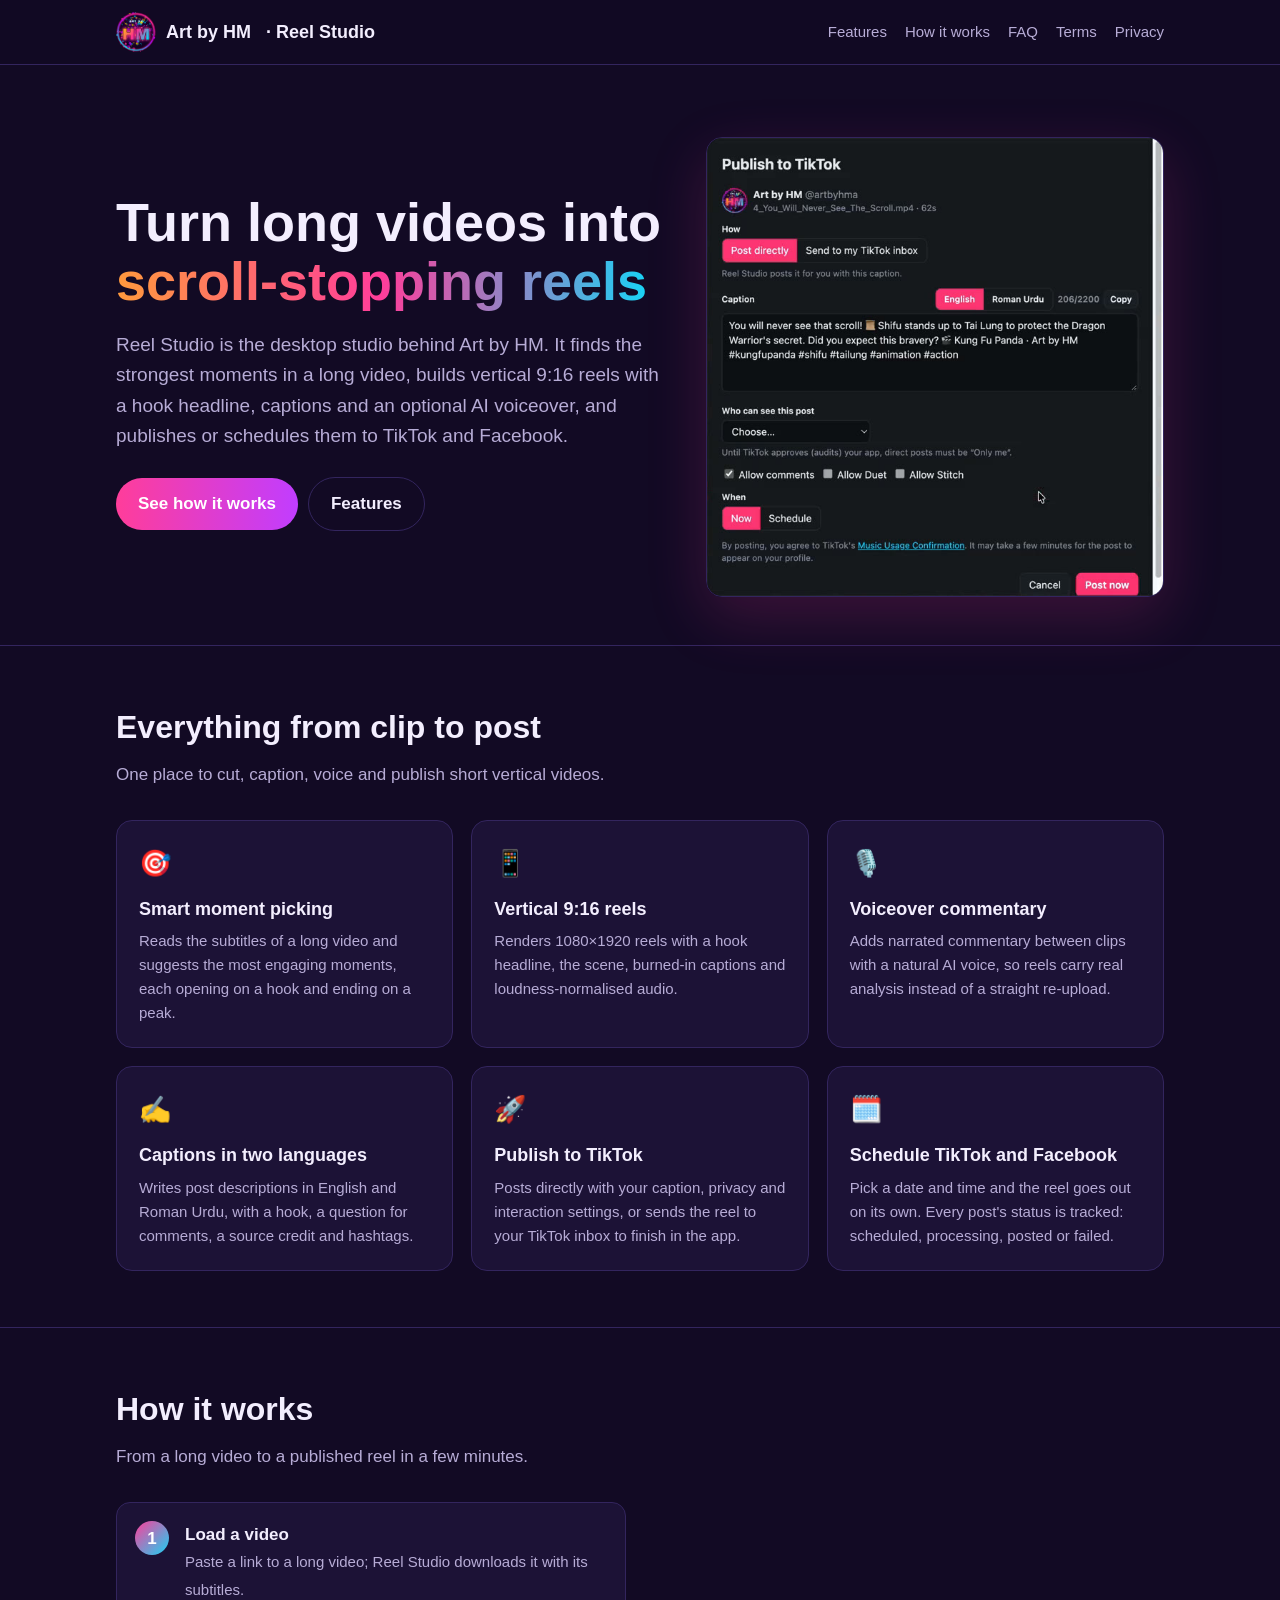
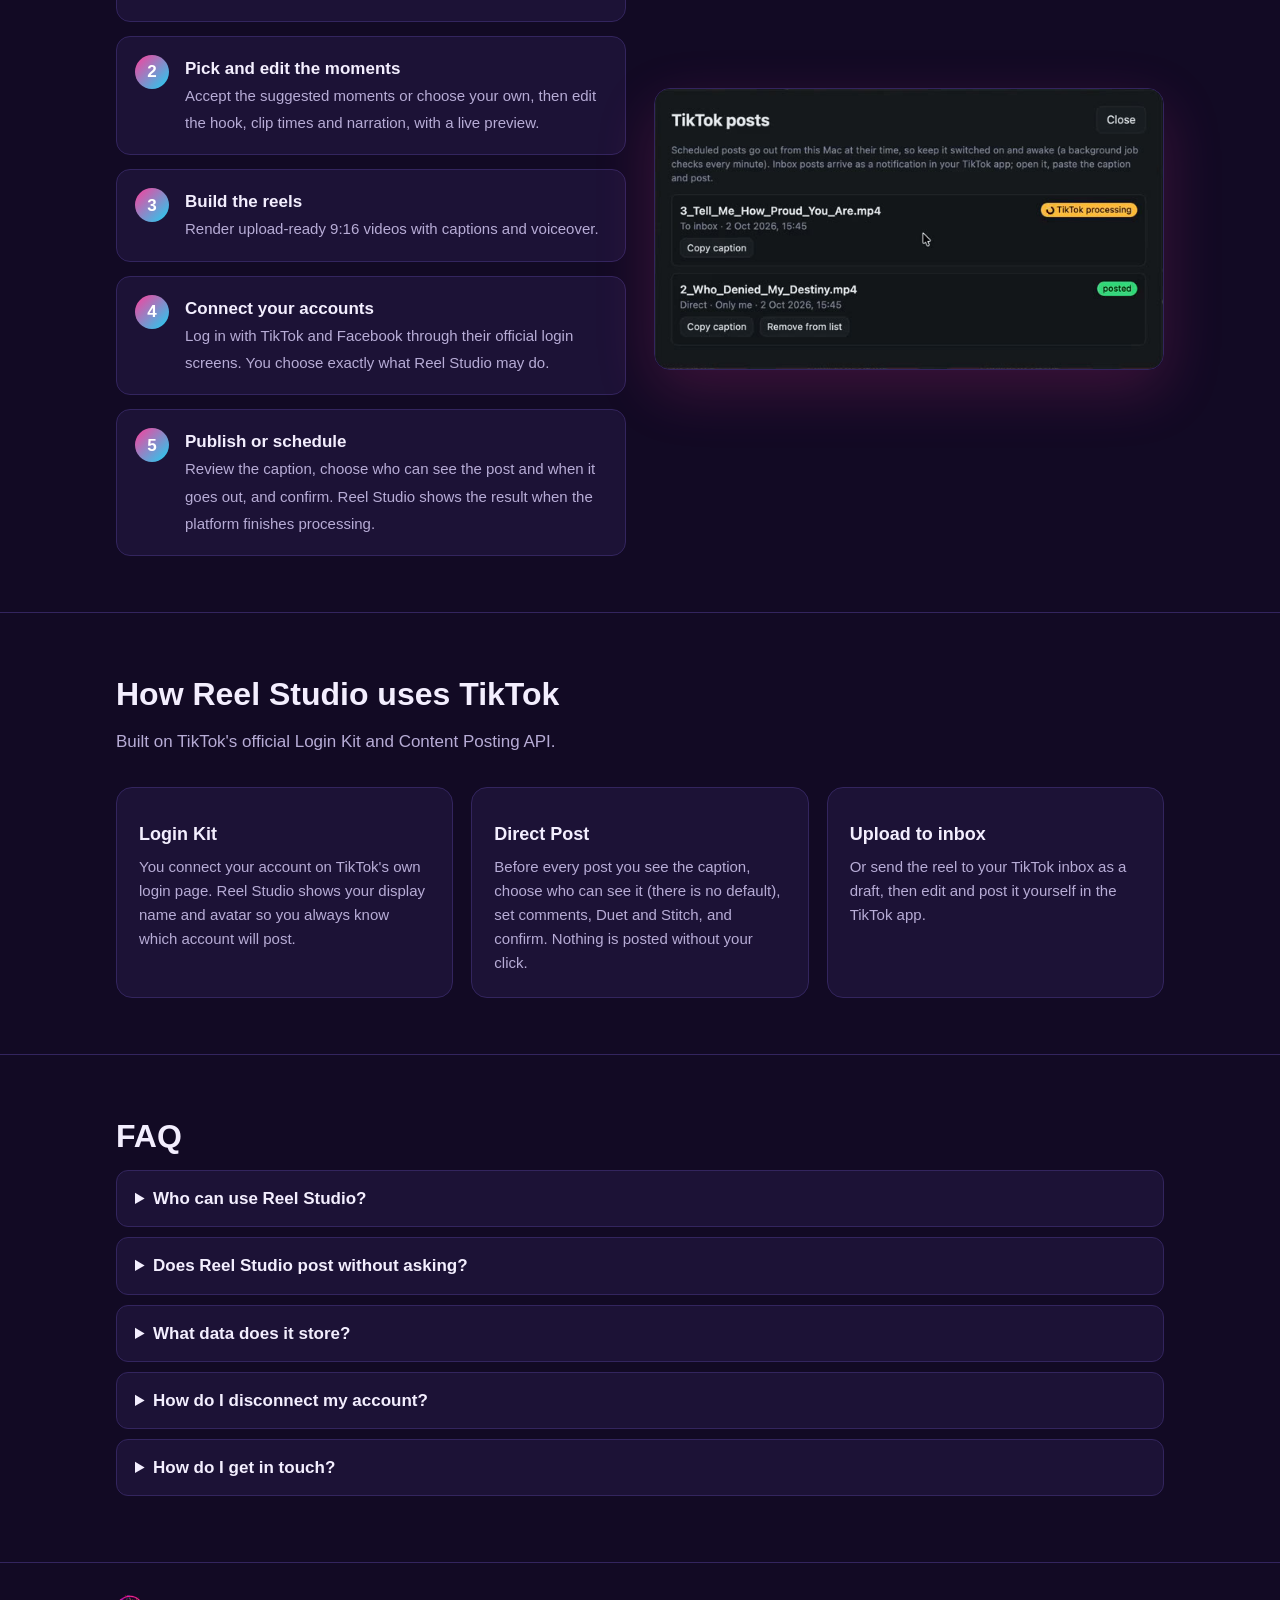
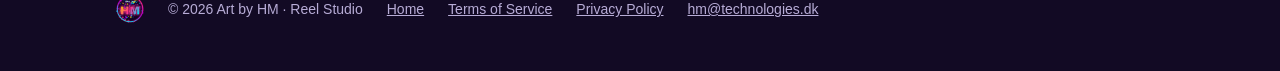
<file: index.html>
<!doctype html>
<html lang="en">
<head>
<meta charset="utf-8">
<meta name="viewport" content="width=device-width, initial-scale=1">
<title>Reel Studio by Art by HM</title>
<meta name="description" content="Reel Studio by Art by HM: turn long videos into vertical reels with captions and voiceover, then publish or schedule them to TikTok and Facebook.">
<link rel="icon" href="assets/favicon.ico" sizes="32x32">
<link rel="icon" type="image/png" href="assets/icon-192.png" sizes="192x192">
<link rel="apple-touch-icon" href="assets/icon-180.png">
<meta property="og:image" content="https://hammad-embrace.github.io/reelstudio/assets/icon-512.png">
<link rel="stylesheet" href="assets/style.css">
</head>
<body>
<header class="top"><div class="wrap">
  <a class="brand" href="./"><img src="assets/icon-192.png" alt="Art by HM logo">Art by HM<span class="long">&nbsp;· Reel Studio</span></a>
  <nav><a class="opt" href="./#features">Features</a><a class="opt" href="./#how">How it works</a><a class="opt" href="./#faq">FAQ</a><a href="terms.html">Terms</a><a href="privacy.html">Privacy</a></nav>
</div></header>
<main>
<div class="wrap hero">
  <div>
    <h1>Turn long videos into <span class="grad">scroll-stopping reels</span></h1>
    <p class="lead">Reel Studio is the desktop studio behind Art by HM. It finds the strongest moments in a long video, builds vertical 9:16 reels
      with a hook headline, captions and an optional AI voiceover, and publishes or schedules them to TikTok and Facebook.</p>
    <a class="btn main" href="#how">See how it works</a><a class="btn ghost" href="#features">Features</a>
  </div>
  <img class="shot" src="assets/shot-publish.jpg" alt="Reel Studio's Publish to TikTok screen: account, caption, privacy, interaction settings and schedule">
</div>

<section id="features"><div class="wrap">
  <h2>Everything from clip to post</h2>
  <p class="sub">One place to cut, caption, voice and publish short vertical videos.</p>
  <div class="grid">
    <div class="card"><div class="ico">🎯</div><h3>Smart moment picking</h3><p>Reads the subtitles of a long video and suggests the most engaging moments, each opening on a hook and ending on a peak.</p></div>
    <div class="card"><div class="ico">📱</div><h3>Vertical 9:16 reels</h3><p>Renders 1080×1920 reels with a hook headline, the scene, burned-in captions and loudness-normalised audio.</p></div>
    <div class="card"><div class="ico">🎙️</div><h3>Voiceover commentary</h3><p>Adds narrated commentary between clips with a natural AI voice, so reels carry real analysis instead of a straight re-upload.</p></div>
    <div class="card"><div class="ico">✍️</div><h3>Captions in two languages</h3><p>Writes post descriptions in English and Roman Urdu, with a hook, a question for comments, a source credit and hashtags.</p></div>
    <div class="card"><div class="ico">🚀</div><h3>Publish to TikTok</h3><p>Posts directly with your caption, privacy and interaction settings, or sends the reel to your TikTok inbox to finish in the app.</p></div>
    <div class="card"><div class="ico">🗓️</div><h3>Schedule TikTok and Facebook</h3><p>Pick a date and time and the reel goes out on its own. Every post's status is tracked: scheduled, processing, posted or failed.</p></div>
  </div>
</div></section>

<section id="how"><div class="wrap">
  <h2>How it works</h2>
  <p class="sub">From a long video to a published reel in a few minutes.</p>
  <div class="two">
    <div class="steps">
      <div class="step"><div><b>Load a video</b><span>Paste a link to a long video; Reel Studio downloads it with its subtitles.</span></div></div>
      <div class="step"><div><b>Pick and edit the moments</b><span>Accept the suggested moments or choose your own, then edit the hook, clip times and narration, with a live preview.</span></div></div>
      <div class="step"><div><b>Build the reels</b><span>Render upload-ready 9:16 videos with captions and voiceover.</span></div></div>
      <div class="step"><div><b>Connect your accounts</b><span>Log in with TikTok and Facebook through their official login screens. You choose exactly what Reel Studio may do.</span></div></div>
      <div class="step"><div><b>Publish or schedule</b><span>Review the caption, choose who can see the post and when it goes out, and confirm. Reel Studio shows the result when the platform finishes processing.</span></div></div>
    </div>
    <img class="shot" src="assets/shot-posts.jpg" alt="Reel Studio's post list showing a TikTok inbox upload processing and a direct post marked posted">
  </div>
</div></section>

<section id="tiktok"><div class="wrap">
  <h2>How Reel Studio uses TikTok</h2>
  <p class="sub">Built on TikTok's official Login Kit and Content Posting API.</p>
  <div class="grid">
    <div class="card"><h3>Login Kit</h3><p>You connect your account on TikTok's own login page. Reel Studio shows your display name and avatar so you always know which account will post.</p></div>
    <div class="card"><h3>Direct Post</h3><p>Before every post you see the caption, choose who can see it (there is no default), set comments, Duet and Stitch, and confirm. Nothing is posted without your click.</p></div>
    <div class="card"><h3>Upload to inbox</h3><p>Or send the reel to your TikTok inbox as a draft, then edit and post it yourself in the TikTok app.</p></div>
  </div>
</div></section>

<section id="faq"><div class="wrap">
  <h2>FAQ</h2>
  <details><summary>Who can use Reel Studio?</summary><p>Reel Studio is made and used by Art by HM. It runs on the creator's own computer, and every account it posts to is connected by its owner through the platform's official login.</p></details>
  <details><summary>Does Reel Studio post without asking?</summary><p>No. A post goes out only when you click “Post now” or set a schedule yourself, and scheduled posts can be cancelled at any time before they go out.</p></details>
  <details><summary>What data does it store?</summary><p>Only the login tokens the platforms issue and the posting status, stored on the creator's computer. Nothing is sold or shared. See the <a href="privacy.html">Privacy Policy</a>.</p></details>
  <details><summary>How do I disconnect my account?</summary><p>Use “Disconnect” in Reel Studio's settings, or remove the app in TikTok under Settings and privacy → Security → Manage app permissions.</p></details>
  <details><summary>How do I get in touch?</summary><p>Email <a href="mailto:hm@technologies.dk">hm@technologies.dk</a>.</p></details>
</div></section>
</main>
<footer><div class="wrap">
  <img src="assets/icon-192.png" alt=""><span>© 2026 Art by HM · Reel Studio</span>
  <a href="./">Home</a><a href="terms.html">Terms of Service</a><a href="privacy.html">Privacy Policy</a><a href="mailto:hm@technologies.dk">hm@technologies.dk</a>
</div></footer>
</body>
</html>
</file>
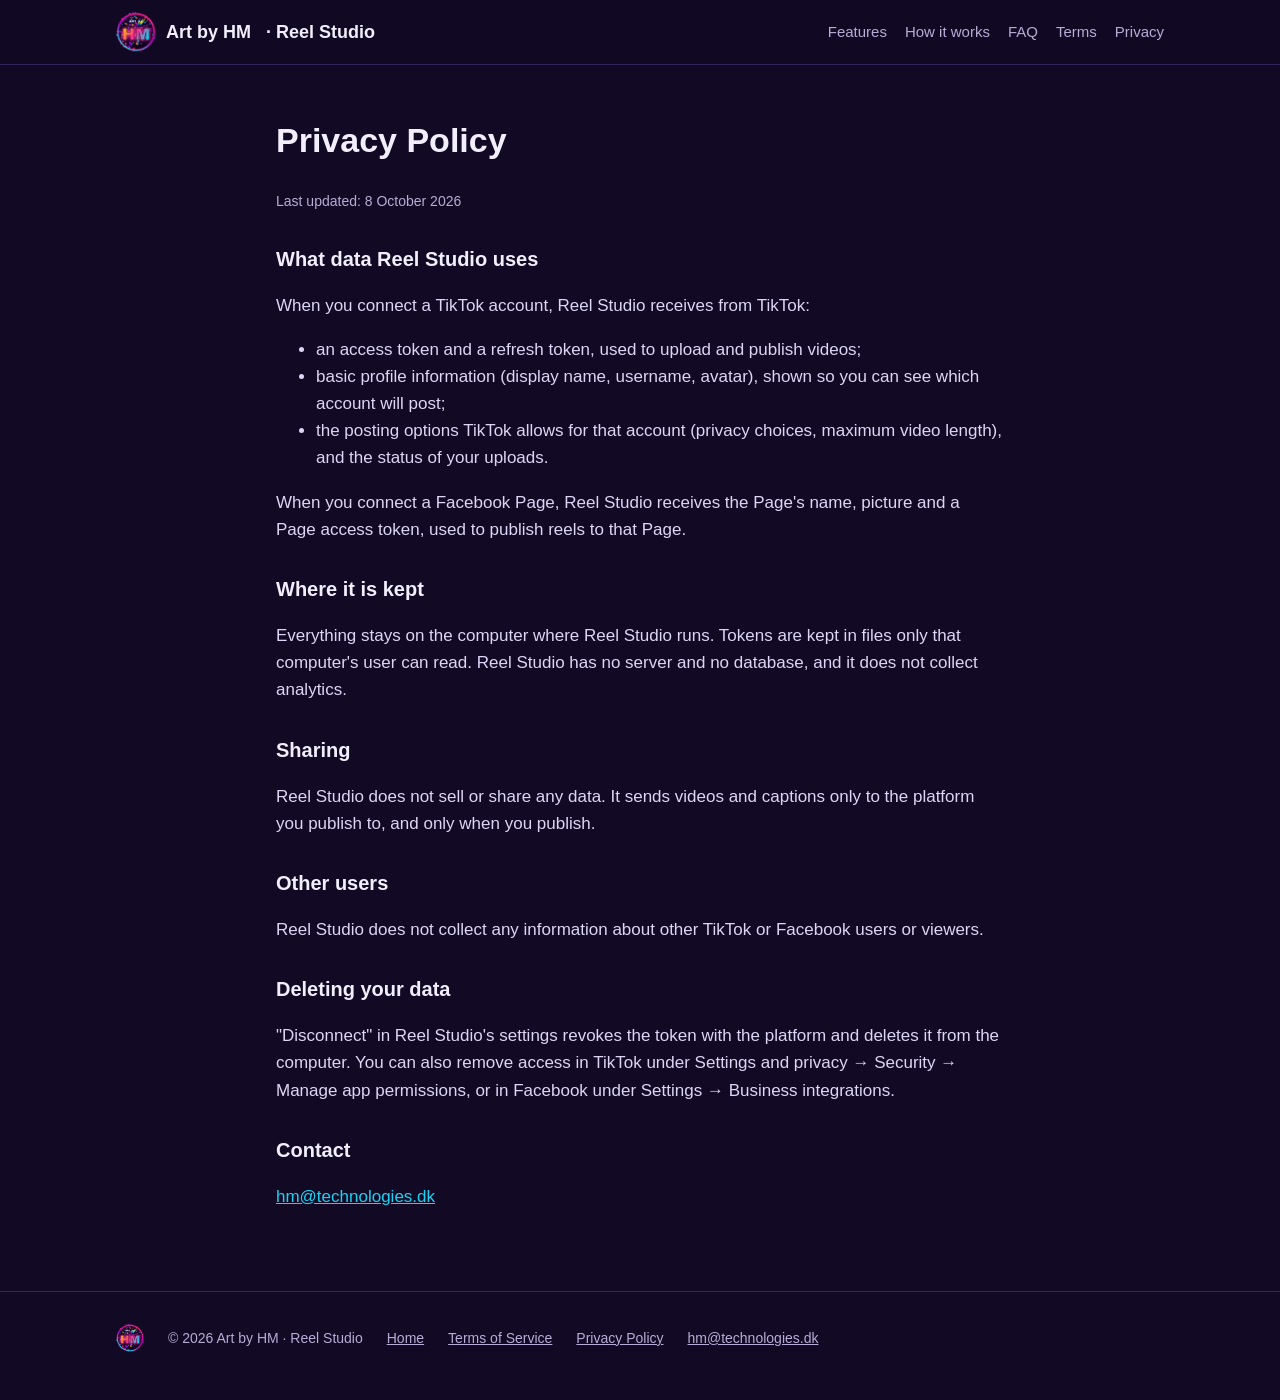
<file: privacy.html>
<!doctype html>
<html lang="en">
<head>
<meta charset="utf-8">
<meta name="viewport" content="width=device-width, initial-scale=1">
<title>Privacy Policy · Reel Studio</title>
<meta name="description" content="Reel Studio by Art by HM: turn long videos into vertical reels with captions and voiceover, then publish or schedule them to TikTok and Facebook.">
<link rel="icon" href="assets/favicon.ico" sizes="32x32">
<link rel="icon" type="image/png" href="assets/icon-192.png" sizes="192x192">
<link rel="apple-touch-icon" href="assets/icon-180.png">
<meta property="og:image" content="https://hammad-embrace.github.io/reelstudio/assets/icon-512.png">
<link rel="stylesheet" href="assets/style.css">
</head>
<body>
<header class="top"><div class="wrap">
  <a class="brand" href="./"><img src="assets/icon-192.png" alt="Art by HM logo">Art by HM<span class="long">&nbsp;· Reel Studio</span></a>
  <nav><a class="opt" href="./#features">Features</a><a class="opt" href="./#how">How it works</a><a class="opt" href="./#faq">FAQ</a><a href="terms.html">Terms</a><a href="privacy.html">Privacy</a></nav>
</div></header>
<main class="wrap doc">
<h1>Privacy Policy</h1>
<p class="muted">Last updated: 8 October 2026</p>
<h2>What data Reel Studio uses</h2>
<p>When you connect a TikTok account, Reel Studio receives from TikTok:</p>
<ul><li>an access token and a refresh token, used to upload and publish videos;</li>
<li>basic profile information (display name, username, avatar), shown so you can see which account will post;</li>
<li>the posting options TikTok allows for that account (privacy choices, maximum video length), and the status of your uploads.</li></ul>
<p>When you connect a Facebook Page, Reel Studio receives the Page's name, picture and a Page access token, used to publish reels to that Page.</p>
<h2>Where it is kept</h2>
<p>Everything stays on the computer where Reel Studio runs. Tokens are kept in files only that computer's user can read.
Reel Studio has no server and no database, and it does not collect analytics.</p>
<h2>Sharing</h2>
<p>Reel Studio does not sell or share any data. It sends videos and captions only to the platform you publish to, and only when you publish.</p>
<h2>Other users</h2>
<p>Reel Studio does not collect any information about other TikTok or Facebook users or viewers.</p>
<h2>Deleting your data</h2>
<p>"Disconnect" in Reel Studio's settings revokes the token with the platform and deletes it from the computer. You can also remove access
in TikTok under Settings and privacy → Security → Manage app permissions, or in Facebook under Settings → Business integrations.</p>
<h2>Contact</h2>
<p><a href="mailto:hm@technologies.dk">hm@technologies.dk</a></p>
</main>
<footer><div class="wrap">
  <img src="assets/icon-192.png" alt=""><span>© 2026 Art by HM · Reel Studio</span>
  <a href="./">Home</a><a href="terms.html">Terms of Service</a><a href="privacy.html">Privacy Policy</a><a href="mailto:hm@technologies.dk">hm@technologies.dk</a>
</div></footer>
</body>
</html>
</file>
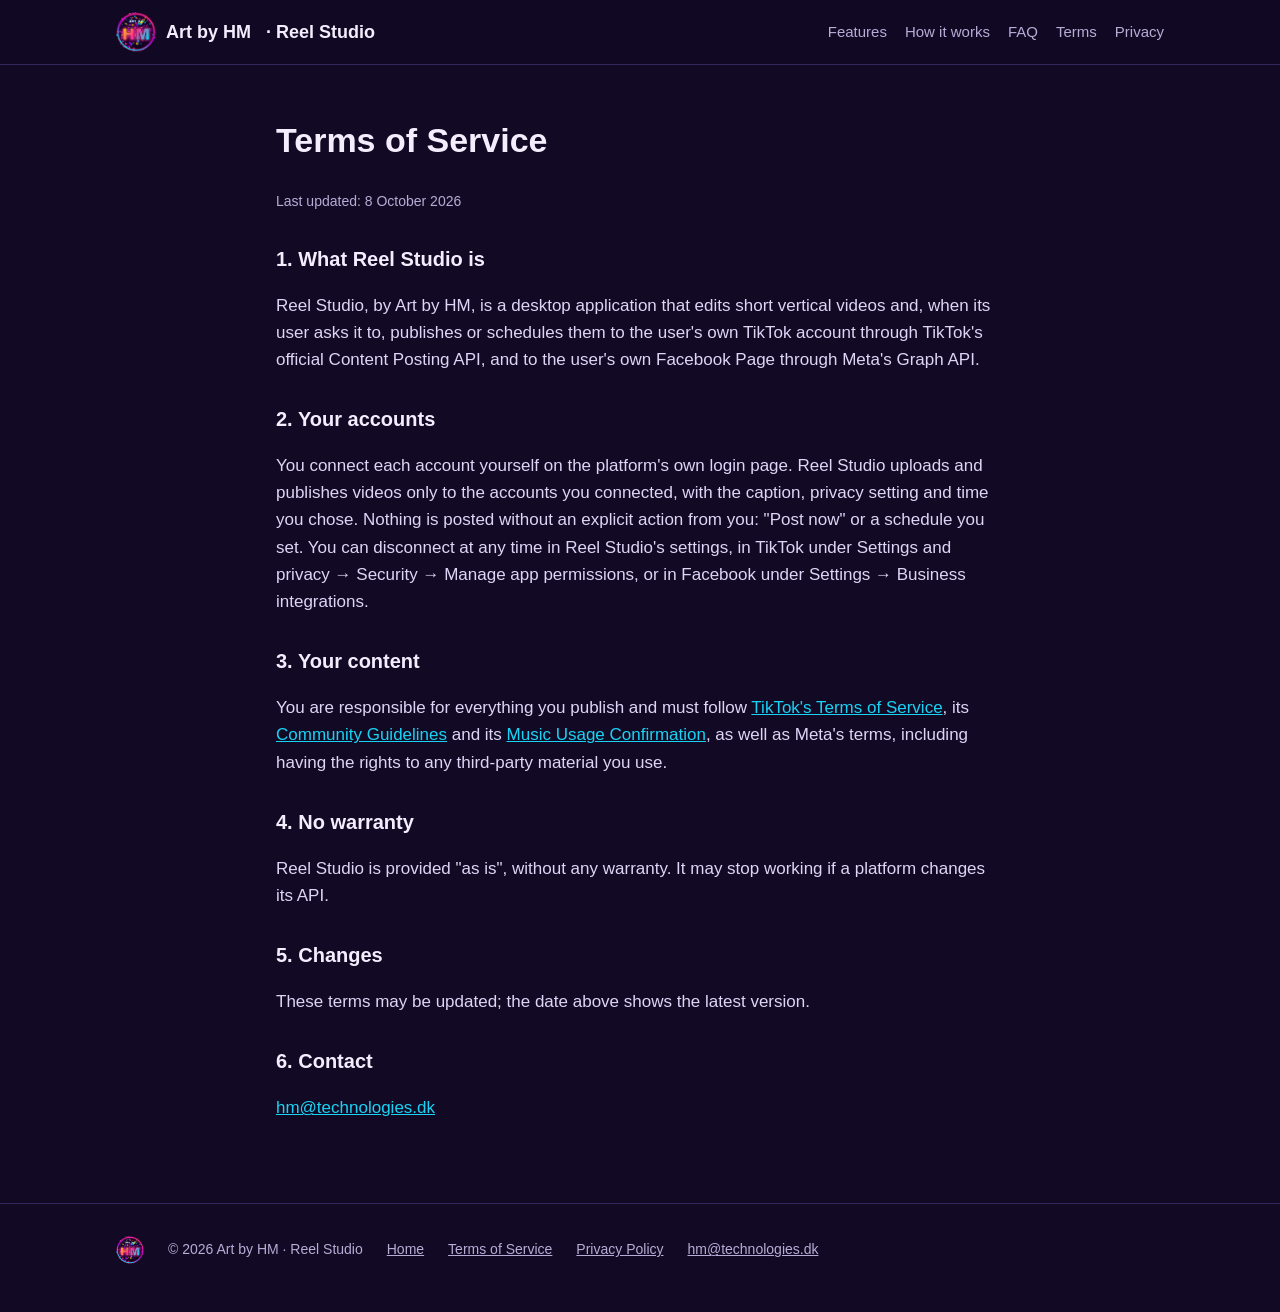
<file: terms.html>
<!doctype html>
<html lang="en">
<head>
<meta charset="utf-8">
<meta name="viewport" content="width=device-width, initial-scale=1">
<title>Terms of Service · Reel Studio</title>
<meta name="description" content="Reel Studio by Art by HM: turn long videos into vertical reels with captions and voiceover, then publish or schedule them to TikTok and Facebook.">
<link rel="icon" href="assets/favicon.ico" sizes="32x32">
<link rel="icon" type="image/png" href="assets/icon-192.png" sizes="192x192">
<link rel="apple-touch-icon" href="assets/icon-180.png">
<meta property="og:image" content="https://hammad-embrace.github.io/reelstudio/assets/icon-512.png">
<link rel="stylesheet" href="assets/style.css">
</head>
<body>
<header class="top"><div class="wrap">
  <a class="brand" href="./"><img src="assets/icon-192.png" alt="Art by HM logo">Art by HM<span class="long">&nbsp;· Reel Studio</span></a>
  <nav><a class="opt" href="./#features">Features</a><a class="opt" href="./#how">How it works</a><a class="opt" href="./#faq">FAQ</a><a href="terms.html">Terms</a><a href="privacy.html">Privacy</a></nav>
</div></header>
<main class="wrap doc">
<h1>Terms of Service</h1>
<p class="muted">Last updated: 8 October 2026</p>
<h2>1. What Reel Studio is</h2>
<p>Reel Studio, by Art by HM, is a desktop application that edits short vertical videos and, when its user asks it to, publishes or
schedules them to the user's own TikTok account through TikTok's official Content Posting API, and to the user's own Facebook Page through Meta's Graph API.</p>
<h2>2. Your accounts</h2>
<p>You connect each account yourself on the platform's own login page. Reel Studio uploads and publishes videos only to the accounts you connected,
with the caption, privacy setting and time you chose. Nothing is posted without an explicit action from you: "Post now" or a schedule you set.
You can disconnect at any time in Reel Studio's settings, in TikTok under Settings and privacy → Security → Manage app permissions, or in Facebook under Settings → Business integrations.</p>
<h2>3. Your content</h2>
<p>You are responsible for everything you publish and must follow <a href="https://www.tiktok.com/legal/terms-of-service">TikTok's Terms of Service</a>,
its <a href="https://www.tiktok.com/community-guidelines">Community Guidelines</a> and its <a href="https://www.tiktok.com/legal/page/global/music-usage-confirmation/en">Music Usage Confirmation</a>,
as well as Meta's terms, including having the rights to any third-party material you use.</p>
<h2>4. No warranty</h2>
<p>Reel Studio is provided "as is", without any warranty. It may stop working if a platform changes its API.</p>
<h2>5. Changes</h2>
<p>These terms may be updated; the date above shows the latest version.</p>
<h2>6. Contact</h2>
<p><a href="mailto:hm@technologies.dk">hm@technologies.dk</a></p>
</main>
<footer><div class="wrap">
  <img src="assets/icon-192.png" alt=""><span>© 2026 Art by HM · Reel Studio</span>
  <a href="./">Home</a><a href="terms.html">Terms of Service</a><a href="privacy.html">Privacy Policy</a><a href="mailto:hm@technologies.dk">hm@technologies.dk</a>
</div></footer>
</body>
</html>
</file>
<file: assets/style.css>
:root {
  --bg: #120a24; --panel: #1c1236; --panel2: #24184a; --line: #33255e;
  --text: #f3eefe; --muted: #b7acd6; --pink: #ff3d9a; --orange: #ff9a3d; --cyan: #19d3f5;
}
* { box-sizing: border-box; }
html { scroll-behavior: smooth; }
body { margin: 0; background: var(--bg); color: var(--text); font: 17px/1.6 "Inter", -apple-system, BlinkMacSystemFont, "Segoe UI", sans-serif; }
a { color: var(--cyan); }
.wrap { max-width: 1080px; margin: 0 auto; padding: 0 16px; }
header.top { position: sticky; top: 0; z-index: 10; background: rgba(18,10,36,.85); backdrop-filter: blur(10px); border-bottom: 1px solid var(--line); }
header.top .wrap { display: flex; align-items: center; gap: 12px; height: 64px; }
header.top img { width: 40px; height: 40px; border-radius: 50%; }
header.top .brand { font-weight: 800; font-size: 18px; color: var(--text); text-decoration: none; display: flex; align-items: center; gap: 10px; }
header.top nav { margin-left: auto; display: flex; gap: 18px; font-size: 15px; }
header.top nav a { color: var(--muted); text-decoration: none; }
header.top nav a:hover { color: var(--text); }
@media (max-width: 640px) { header.top nav a.opt { display: none; } }
.hero { padding: 72px 16px 48px; display: grid; grid-template-columns: 1.2fr 1fr; gap: 40px; align-items: center; }
@media (max-width: 860px) { .hero { grid-template-columns: 1fr; padding-top: 40px; } }
.hero h1 { font-size: clamp(34px, 5vw, 54px); line-height: 1.1; margin: 0 0 18px; }
.grad { background: linear-gradient(90deg, var(--orange), var(--pink), var(--cyan)); -webkit-background-clip: text; background-clip: text; color: transparent; }
.hero p.lead { font-size: 19px; color: var(--muted); margin: 0 0 26px; }
.btn { display: inline-block; padding: 12px 22px; border-radius: 999px; font-weight: 700; text-decoration: none; margin: 0 10px 10px 0; }
.btn.main { background: linear-gradient(90deg, var(--pink), #c13dff); color: #fff; }
.btn.ghost { border: 1px solid var(--line); color: var(--text); }
.shot { width: 100%; border-radius: 16px; border: 1px solid var(--line); box-shadow: 0 20px 60px rgba(255,61,154,.18); display: block; }
section { padding: 56px 0; border-top: 1px solid var(--line); }
section h2 { font-size: 32px; margin: 0 0 8px; }
section .sub { color: var(--muted); margin: 0 0 32px; }
.grid { display: grid; grid-template-columns: repeat(3, 1fr); gap: 18px; }
@media (max-width: 860px) { .grid { grid-template-columns: 1fr; } }
.card { background: var(--panel); border: 1px solid var(--line); border-radius: 16px; padding: 22px; }
.card .ico { font-size: 26px; }
.card h3 { margin: 10px 0 6px; font-size: 18px; }
.card p { margin: 0; color: var(--muted); font-size: 15px; }
.steps { counter-reset: s; display: grid; gap: 14px; }
.step { display: flex; gap: 16px; align-items: flex-start; background: var(--panel); border: 1px solid var(--line); border-radius: 14px; padding: 18px; }
.step::before { counter-increment: s; content: counter(s); flex: none; width: 34px; height: 34px; border-radius: 50%; display: grid; place-items: center; font-weight: 800; background: linear-gradient(135deg, var(--pink), var(--cyan)); color: #fff; }
.step b { display: block; }
.step span { color: var(--muted); font-size: 15px; }
.two { display: grid; grid-template-columns: 1fr 1fr; gap: 28px; align-items: center; }
@media (max-width: 860px) { .two { grid-template-columns: 1fr; } }
details { background: var(--panel); border: 1px solid var(--line); border-radius: 12px; padding: 14px 18px; margin-bottom: 10px; }
summary { cursor: pointer; font-weight: 700; }
details p { color: var(--muted); margin: 10px 0 0; }
footer { border-top: 1px solid var(--line); padding: 32px 0 48px; color: var(--muted); font-size: 14px; }
footer .wrap { display: flex; flex-wrap: wrap; gap: 14px 24px; align-items: center; }
footer img { width: 28px; height: 28px; border-radius: 50%; }
footer a { color: var(--muted); }
.doc { max-width: 760px; padding: 48px 16px 64px; }
.doc h1 { font-size: 34px; margin-top: 0; }
.doc h2 { font-size: 20px; margin-top: 30px; }
.doc p, .doc li { color: #ddd5f5; }
.doc .muted { color: var(--muted); font-size: 14px; }
/* let grid items and screenshots shrink on phones */
.hero > *, .grid > *, .two > * { min-width: 0; }
img { max-width: 100%; height: auto; }
@media (max-width: 640px) {
  header.top .brand span.long { display: none; }
  header.top nav { gap: 14px; }
  section h2 { font-size: 26px; }
}
</file>
